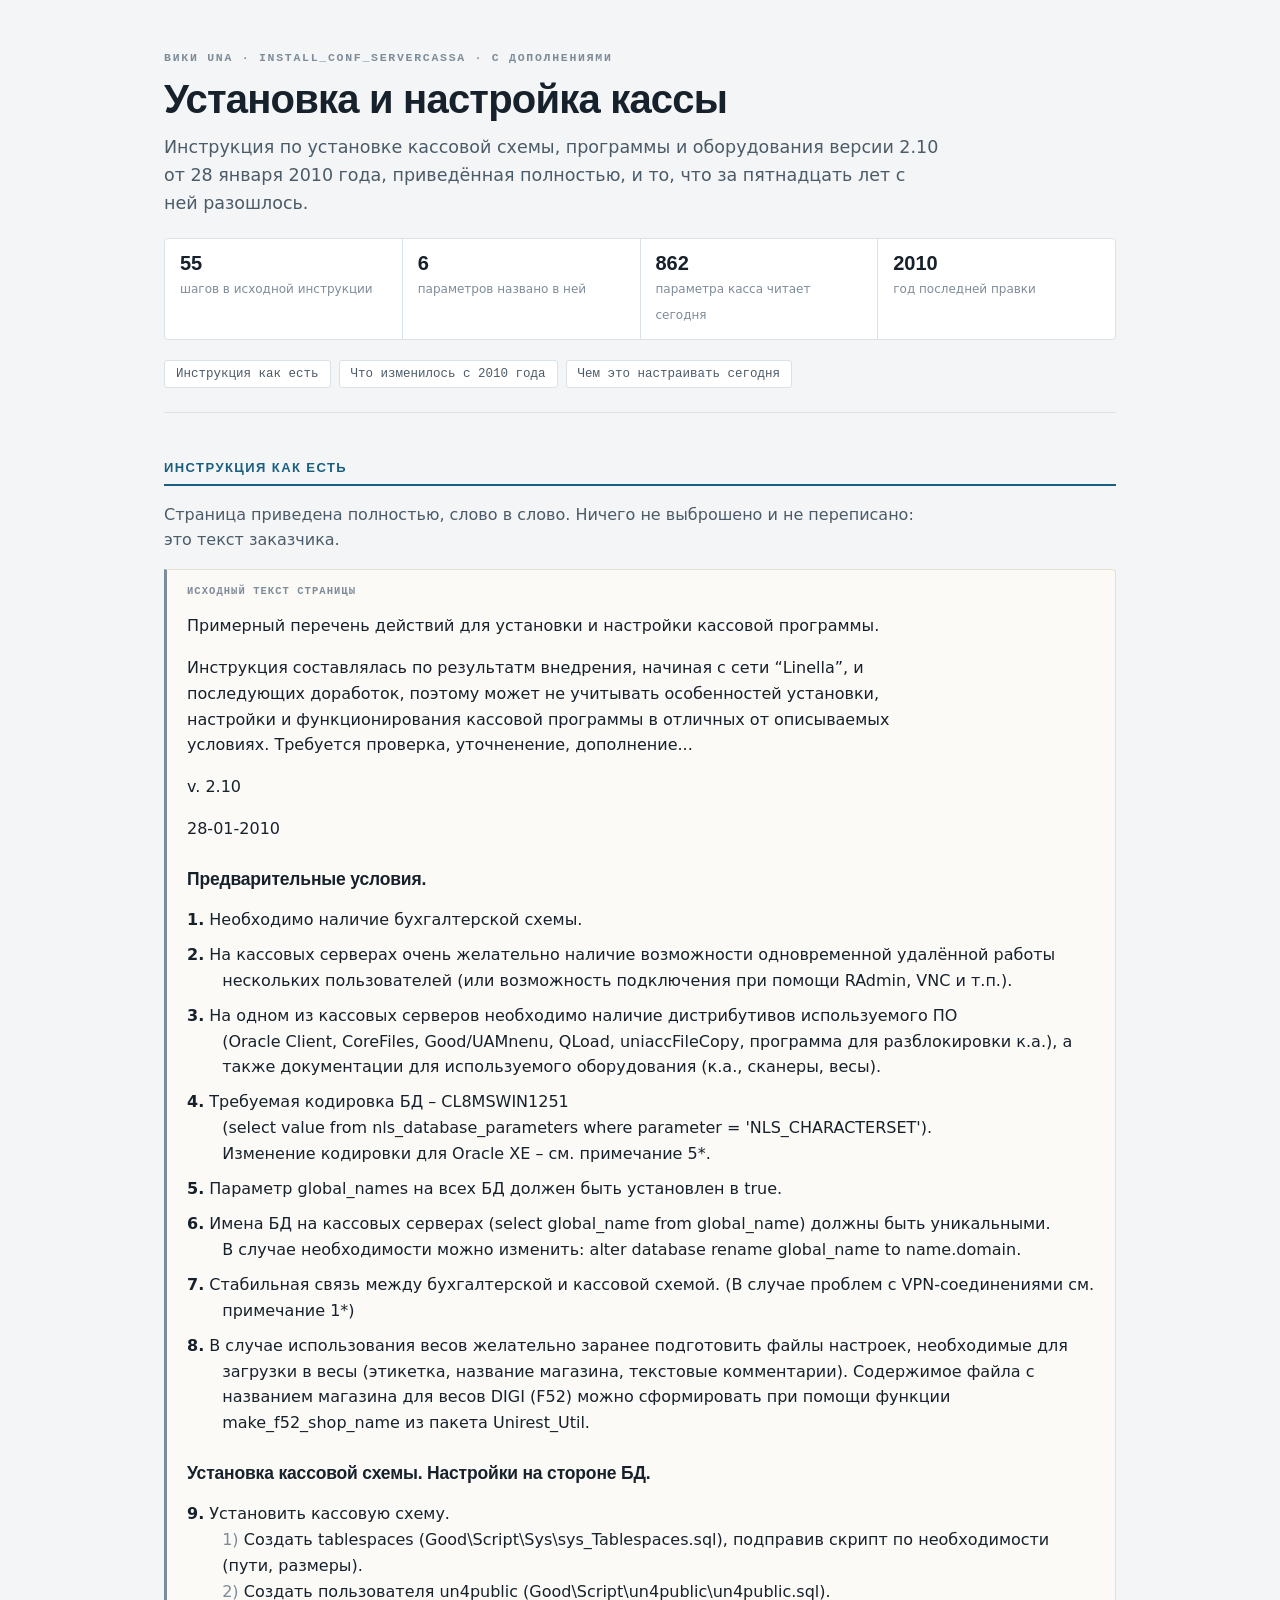
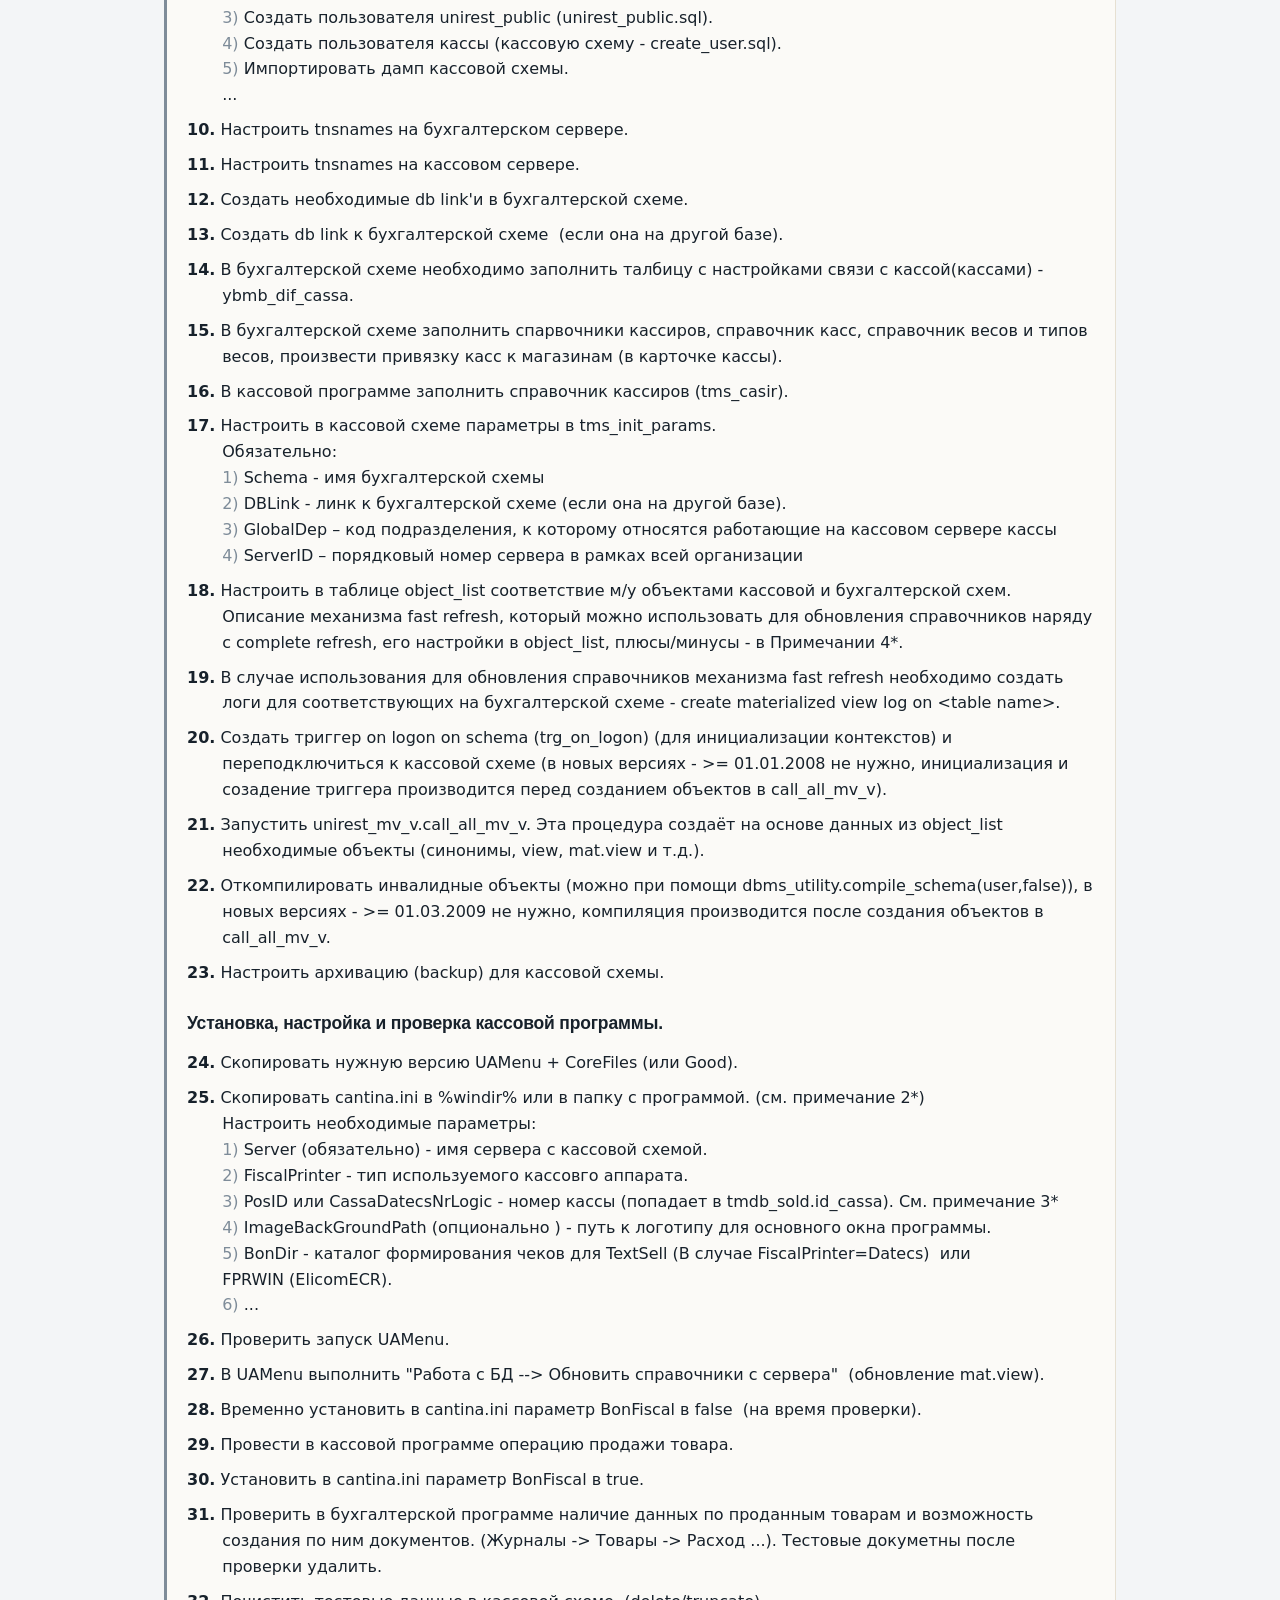
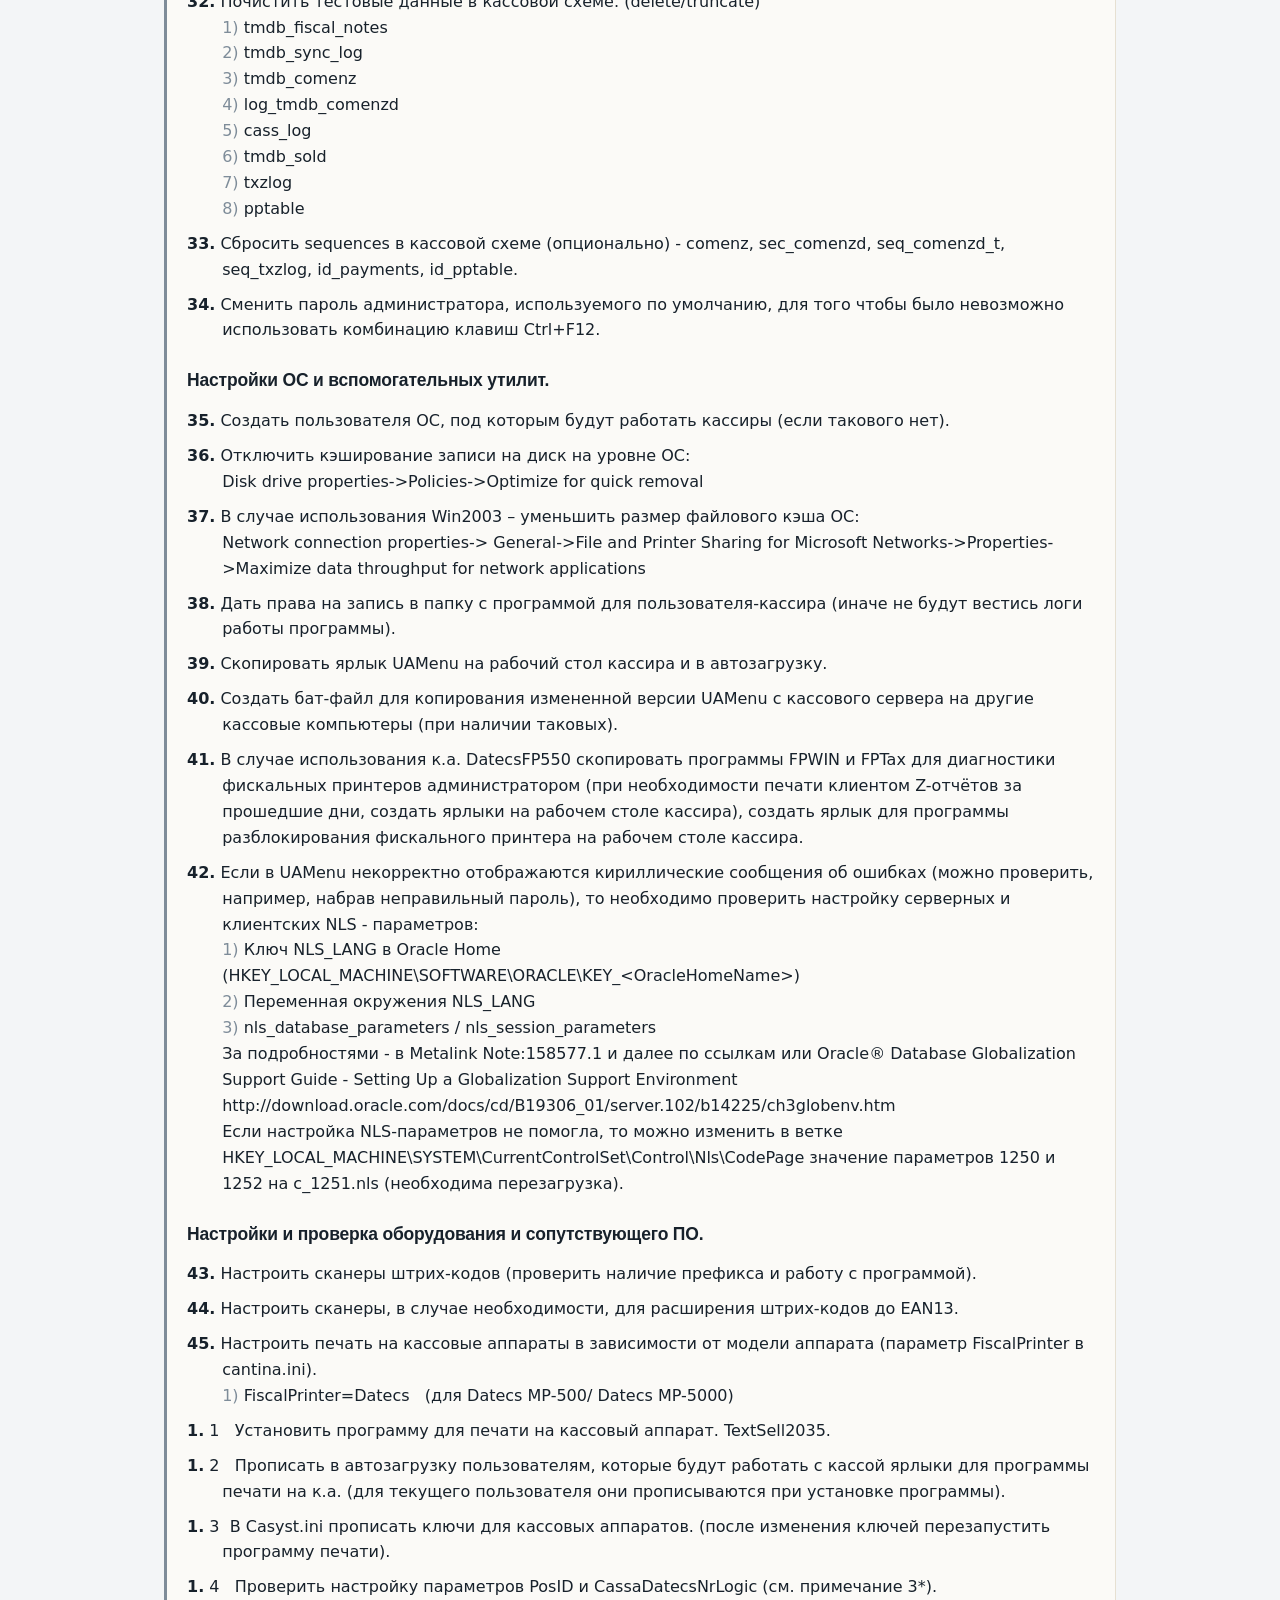
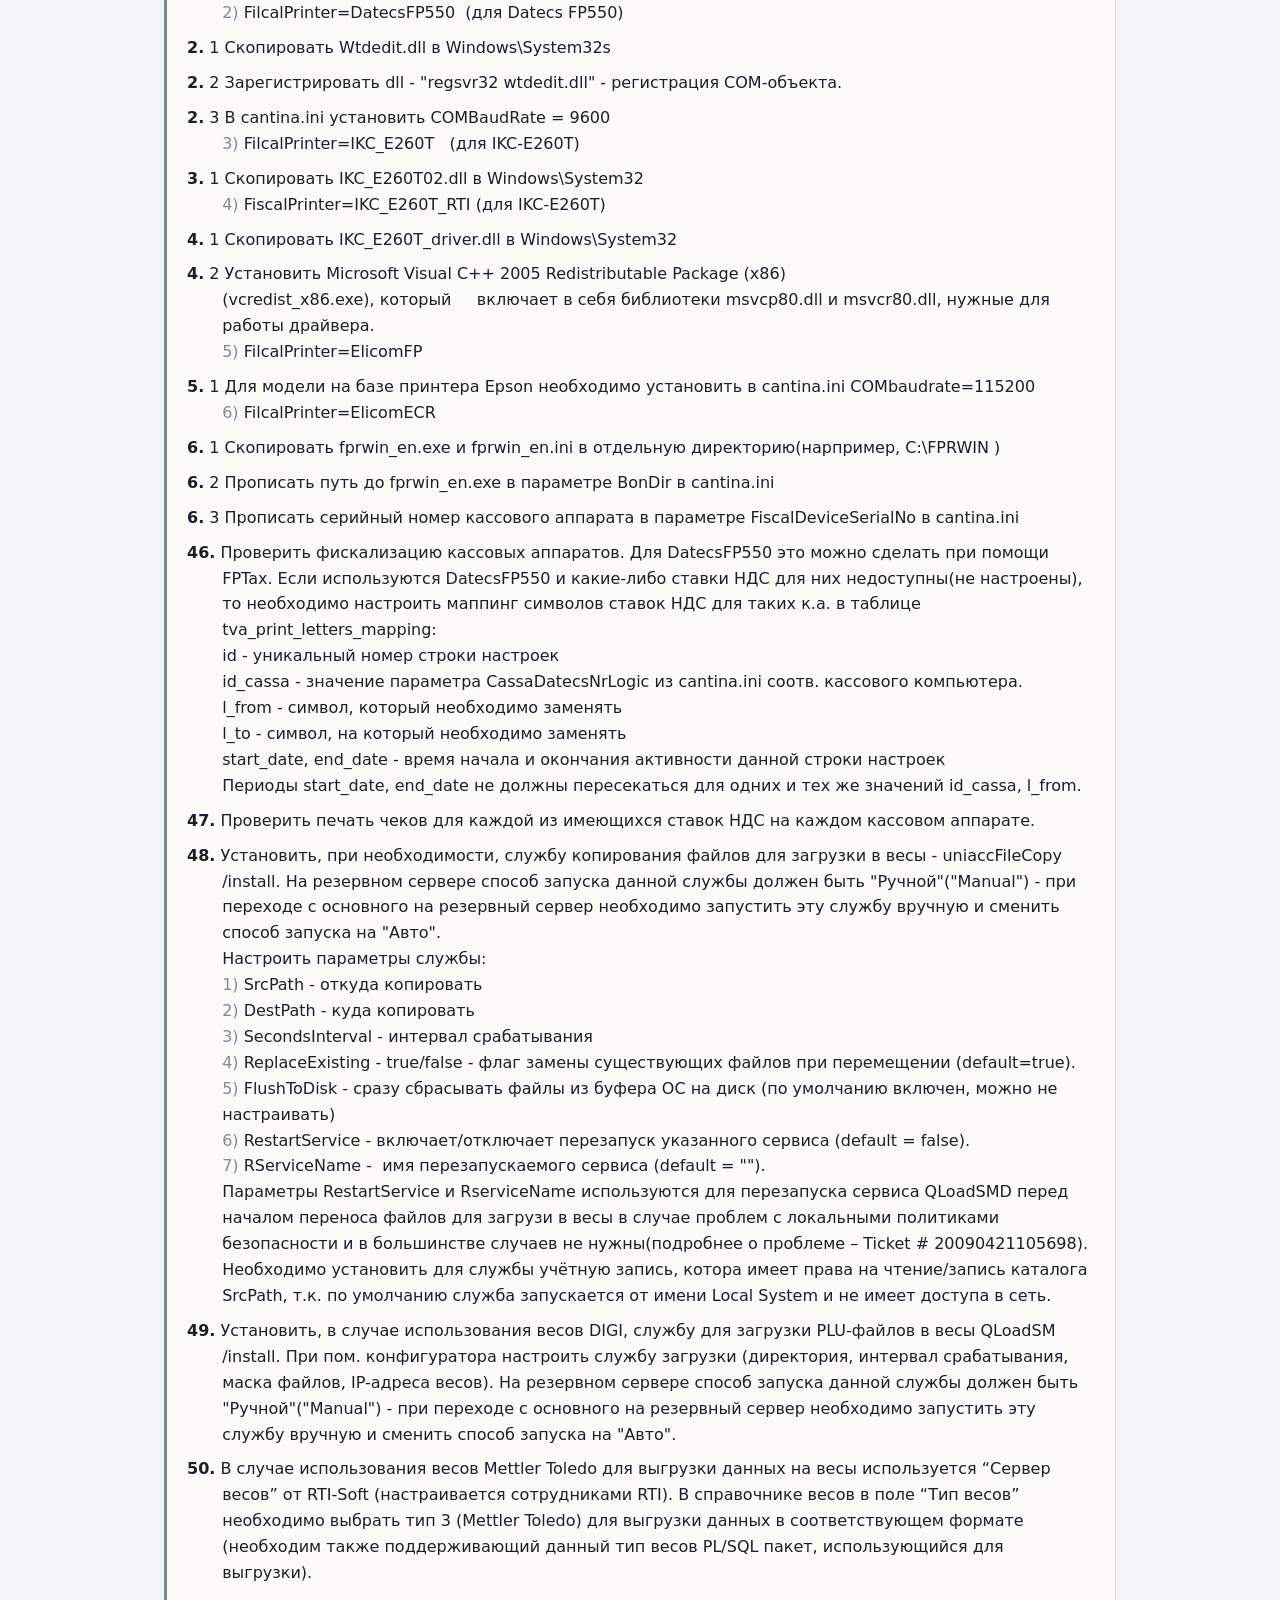
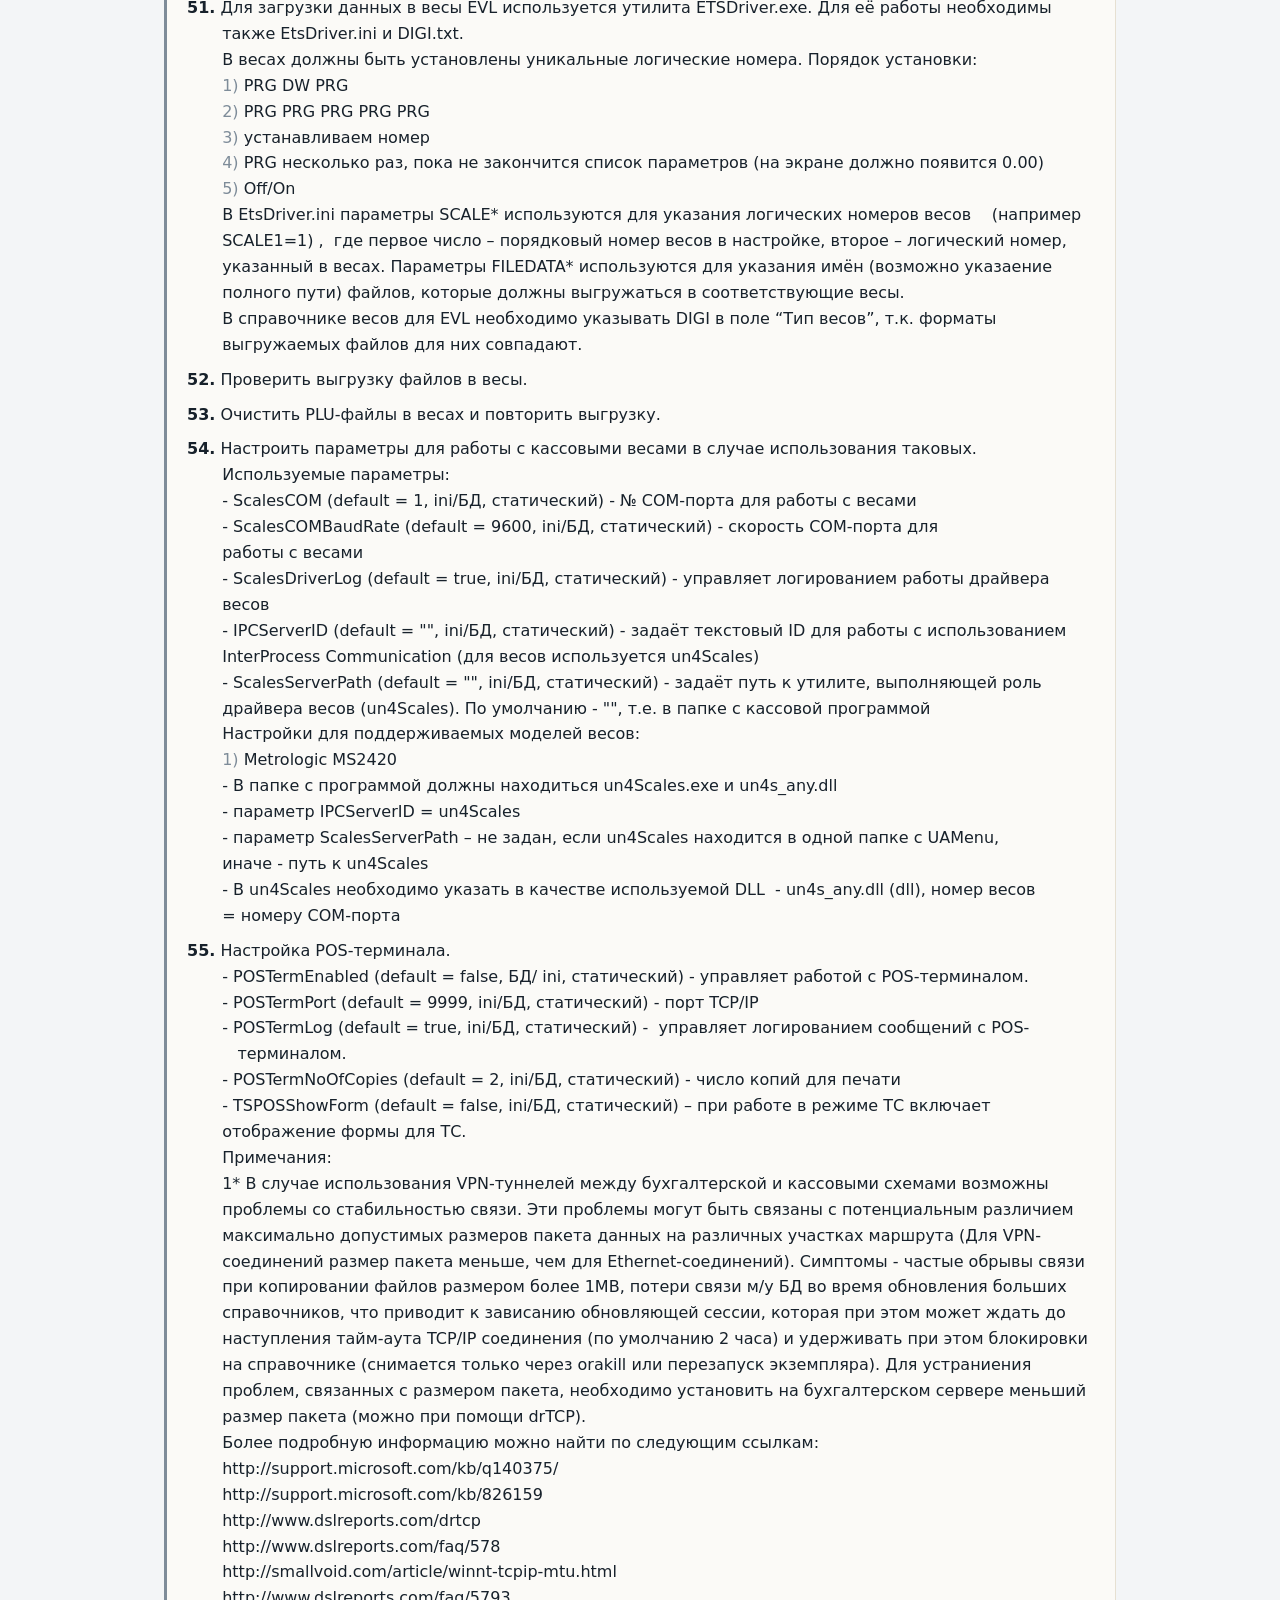
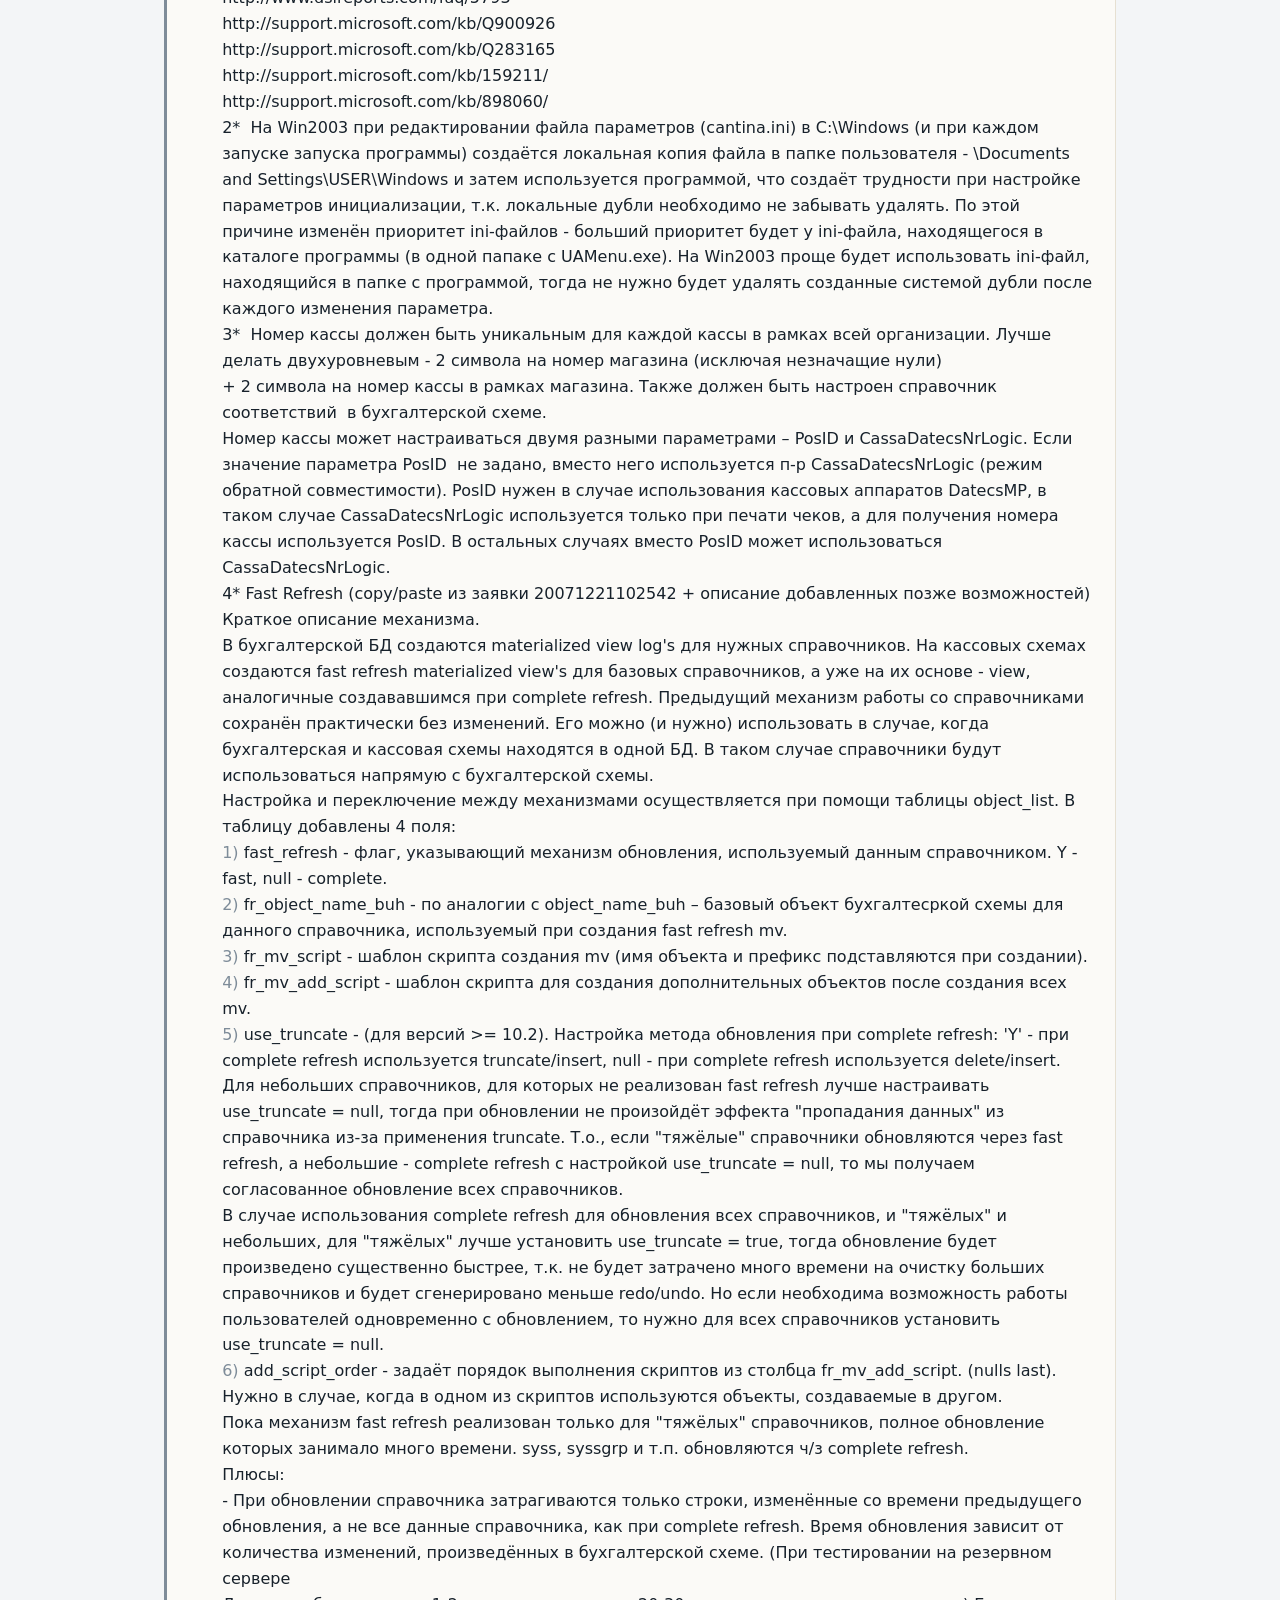
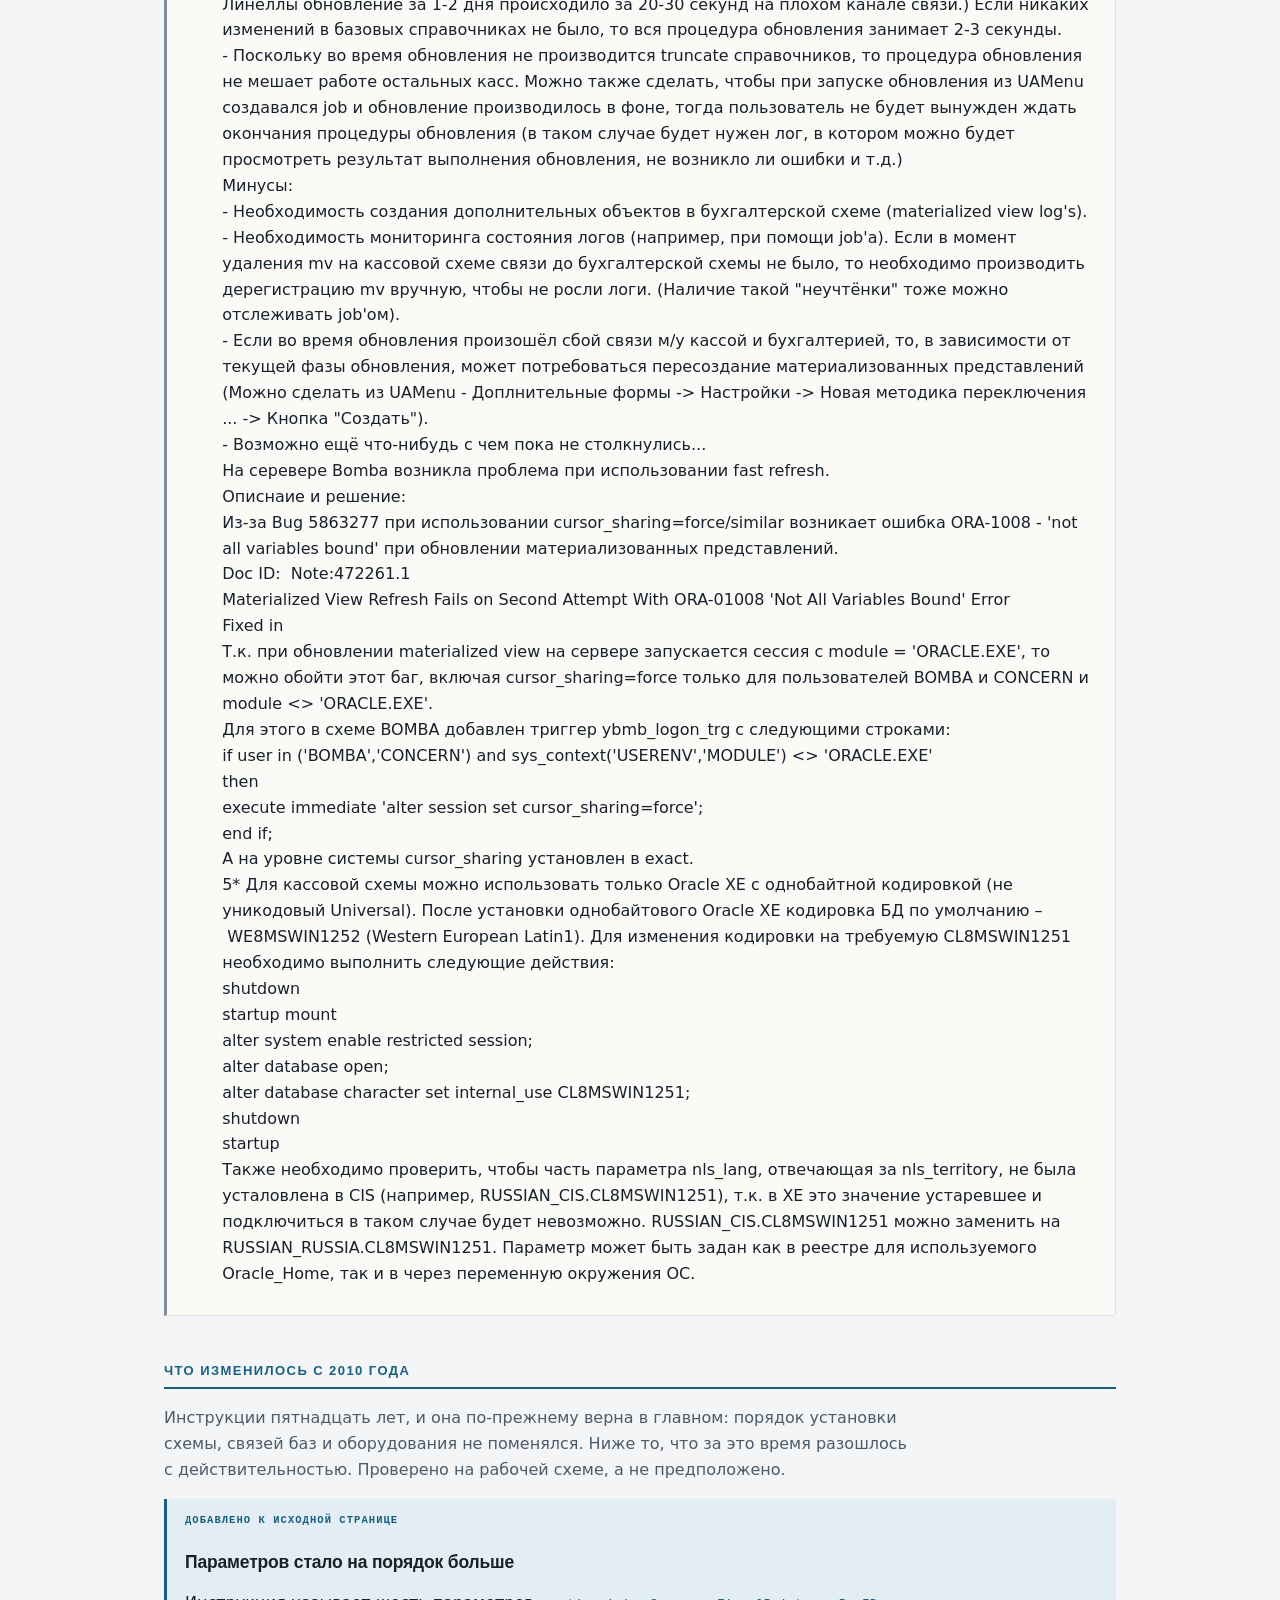
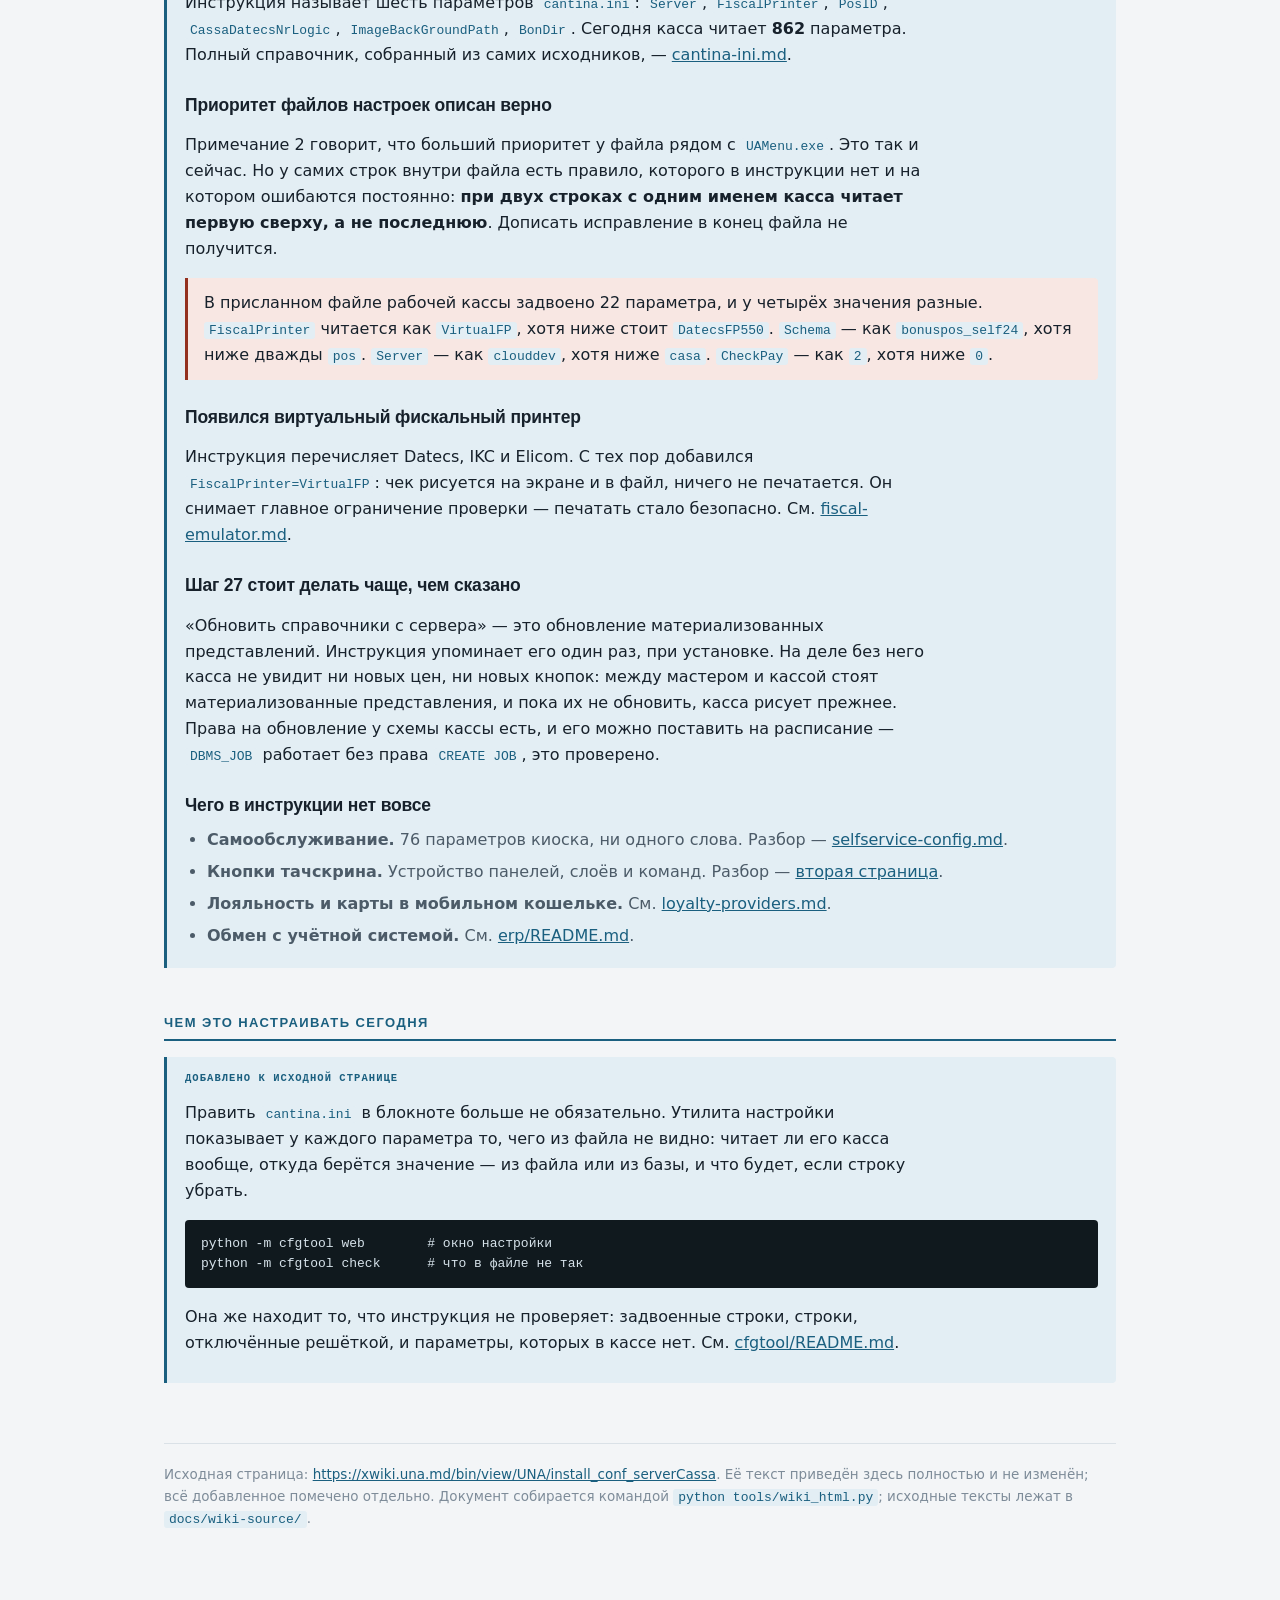
<file: docs/wiki-install-cassa.html>
<!doctype html>
<html lang="ru">
<head>
<meta charset="utf-8">
<meta name="viewport" content="width=device-width,initial-scale=1">
<title>Установка и настройка кассы</title>
<style>
:root{--paper:#f3f5f7;--card:#fff;--ink:#17212b;--ink2:#4c5b68;--mute:#7e8c99;
--rule:#dae1e7;--rule2:#eaeff3;--acc:#1a5f7f;--acc2:#e3eef4;--ok:#1b6b45;
--ok2:#e2f0e8;--bad:#93301f;--bad2:#f8e7e3;--warn:#8a5a12;--warn2:#f7efdc;
--orig:#fbfaf7;--origrule:#e6e0d2}
@media (prefers-color-scheme:dark){:root:not([data-theme=light]){
--paper:#0d1418;--card:#141d23;--ink:#e3ecf1;--ink2:#b0c0cb;--mute:#7e8c99;
--rule:#25333b;--rule2:#1c272d;--acc:#61c2d8;--acc2:#11303a;--ok:#63c795;
--ok2:#122d22;--bad:#e58a78;--bad2:#351c17;--warn:#dda75a;--warn2:#32250f;
--orig:#141a1d;--origrule:#2c3339}}
:root[data-theme=dark]{--paper:#0d1418;--card:#141d23;--ink:#e3ecf1;
--ink2:#b0c0cb;--mute:#7e8c99;--rule:#25333b;--rule2:#1c272d;--acc:#61c2d8;
--acc2:#11303a;--ok:#63c795;--ok2:#122d22;--bad:#e58a78;--bad2:#351c17;
--warn:#dda75a;--warn2:#32250f;--orig:#141a1d;--origrule:#2c3339}
*{box-sizing:border-box}
body{margin:0;background:var(--paper);color:var(--ink);
font:16px/1.62 "Segoe UI",system-ui,sans-serif;-webkit-font-smoothing:antialiased}
.wrap{max-width:1000px;margin:0 auto;padding:0 24px 90px}
header{padding:52px 0 24px;border-bottom:1px solid var(--rule)}
.eyebrow{font:600 11.5px/1 ui-monospace,Consolas,monospace;letter-spacing:.15em;
text-transform:uppercase;color:var(--mute);margin:0 0 14px}
h1{font:700 clamp(27px,4.4vw,40px)/1.08 "Segoe UI",sans-serif;
letter-spacing:-.02em;margin:0 0 12px;text-wrap:balance}
.lede{font-size:17.5px;color:var(--ink2);max-width:70ch;margin:0 0 20px}
.meta{display:flex;flex-wrap:wrap;gap:1px;background:var(--rule);
border:1px solid var(--rule);border-radius:4px;overflow:hidden;margin:0 0 20px}
.meta div{flex:1 1 160px;background:var(--card);padding:12px 15px}
.meta b{display:block;font:700 20px/1.2 "Segoe UI",sans-serif;
font-variant-numeric:tabular-nums}
.meta span{font-size:12px;color:var(--mute)}
nav.toc{display:flex;flex-wrap:wrap;gap:6px 8px;margin:20px 0 0}
nav.toc a{font:12.5px ui-monospace,Consolas,monospace;color:var(--ink2);
text-decoration:none;border:1px solid var(--rule);border-radius:3px;
padding:6px 11px;background:var(--card)}
nav.toc a:hover{border-color:var(--acc);color:var(--acc)}
section{margin:48px 0 0;scroll-margin-top:16px}
h2{font:600 13px/1 "Segoe UI",sans-serif;letter-spacing:.11em;
text-transform:uppercase;color:var(--acc);margin:0 0 16px;padding-bottom:10px;
border-bottom:2px solid var(--acc)}
h3{font:600 17.5px/1.3 "Segoe UI",sans-serif;margin:26px 0 10px;
letter-spacing:-.01em}
p{max-width:74ch;color:var(--ink2)}
p.tight{margin:6px 0}
code{font:13px ui-monospace,Consolas,monospace;background:var(--acc2);
color:var(--acc);padding:1px 5px;border-radius:3px}
pre{background:#10191e;color:#d6e2ea;font:12.5px/1.6 ui-monospace,Consolas,monospace;
padding:14px 16px;border-radius:4px;overflow-x:auto}
pre code{background:none;color:inherit;padding:0}
.orig{background:var(--orig);border:1px solid var(--origrule);
border-left:3px solid var(--mute);border-radius:0 4px 4px 0;
padding:4px 20px 12px;margin:14px 0}
.orig .src{font:600 10.5px/1 ui-monospace,Consolas,monospace;letter-spacing:.1em;
text-transform:uppercase;color:var(--mute);margin:12px 0 10px}
.orig p{color:var(--ink)}
.orig ol{padding-left:24px}
/* Нумерация исходной инструкции сохраняется своя: на неё же ссылаются
   внутри текста («см. примечание 3*»), поэтому автоматическую убираем. */
.orig ol.asis{list-style:none;padding-left:0}
.orig ol.asis > li{padding-left:2.2em;text-indent:-2.2em}
.orig li{margin-bottom:9px;color:var(--ink)}
.orig li ol{margin-top:7px}
.orig pre{background:#0e1519}
.add{border-left:3px solid var(--acc);background:var(--acc2);
border-radius:0 4px 4px 0;padding:4px 18px 12px;margin:16px 0}
.add .src{font:600 10.5px/1 ui-monospace,Consolas,monospace;letter-spacing:.1em;
text-transform:uppercase;color:var(--acc);margin:12px 0 8px}
.add p{color:var(--ink)}
.warnbox{border-left:3px solid var(--warn);background:var(--warn2);
border-radius:0 4px 4px 0;padding:12px 16px;margin:16px 0;color:var(--ink)}
.badbox{border-left:3px solid var(--bad);background:var(--bad2);
border-radius:0 4px 4px 0;padding:12px 16px;margin:16px 0;color:var(--ink)}
.wrapt{overflow-x:auto;margin:12px 0}
table{width:100%;border-collapse:collapse;font-size:14px;background:var(--card);
border:1px solid var(--rule);border-radius:4px}
th{text-align:left;font:600 11px/1 ui-monospace,Consolas,monospace;
letter-spacing:.07em;text-transform:uppercase;color:var(--mute);
padding:10px 12px;border-bottom:2px solid var(--rule);white-space:nowrap}
td{padding:8px 12px;border-bottom:1px solid var(--rule2);vertical-align:top;
font-variant-numeric:tabular-nums}
tr:last-child td{border-bottom:none}
td.n,th.n{text-align:right;white-space:nowrap}
td code{font-size:12.5px}
.pill{display:inline-block;font:600 10px/1 ui-monospace,Consolas,monospace;
letter-spacing:.07em;padding:3px 7px;border-radius:3px}
.p-ok{background:var(--ok2);color:var(--ok)}
.p-bad{background:var(--bad2);color:var(--bad)}
.p-warn{background:var(--warn2);color:var(--warn)}
ul.plain{margin:8px 0;padding-left:22px;color:var(--ink2)}
ul.plain li{margin-bottom:6px}
footer{margin-top:60px;padding-top:20px;border-top:1px solid var(--rule);
color:var(--mute);font-size:13.5px}
footer a{color:var(--acc)}
a{color:var(--acc)}
</style>
</head>
<body>
<div class="wrap">
<header>
<p class="eyebrow">Вики UNA · install_conf_serverCassa · с дополнениями</p>
<h1>Установка и настройка кассы</h1>
<p class="lede">Инструкция по установке кассовой схемы, программы и оборудования версии 2.10 от 28 января 2010 года, приведённая полностью, и то, что за пятнадцать лет с ней разошлось.</p>
<div class="meta">
<div><b>55</b><span>шагов в исходной инструкции</span></div>
<div><b>6</b><span>параметров названо в ней</span></div>
<div><b>862</b><span>параметра касса читает сегодня</span></div>
<div><b>2010</b><span>год последней правки</span></div>
</div>
<nav class="toc">
<a href="#ishodnik">Инструкция как есть</a>
<a href="#segodnya">Что изменилось с 2010 года</a>
<a href="#instrument">Чем это настраивать сегодня</a>
</nav>
</header>
<section id="ishodnik"><h2>Инструкция как есть</h2>
<p>Страница приведена полностью, слово в слово. Ничего не выброшено и не переписано: это текст заказчика.</p>
<div class="orig"><p class="src">Исходный текст страницы</p>
<p>Примерный перечень действий для установки и настройки кассовой программы.</p>
<p>Инструкция составлялась по результатм внедрения, начиная с сети “Linella”, и последующих доработок, поэтому может не учитывать особенностей установки, настройки и функционирования кассовой программы в отличных от описываемых условиях. Требуется проверка, уточненение, дополнение...</p>
<p>v. 2.10</p>
<p>28-01-2010</p>
<h3>Предварительные условия.</h3>
<ol class="asis">
<li><b>1.</b> Необходимо наличие бухгалтерской схемы.
<li><b>2.</b> На кассовых серверах очень желательно наличие возможности одновременной удалённой работы нескольких пользователей (или возможность подключения при помощи RAdmin, VNC и т.п.).
<li><b>3.</b> На одном из кассовых серверов необходимо наличие дистрибутивов используемого ПО
<br>(Oracle Client, CoreFiles, Good/UAMnenu, QLoad, uniaccFileCopy, программа для разблокировки к.а.), а также документации для используемого оборудования (к.а., сканеры, весы).
<li><b>4.</b> Требуемая кодировка БД – CL8MSWIN1251
<br>(select value from nls_database_parameters where parameter = 'NLS_CHARACTERSET').
<br>Изменение кодировки для Oracle XE – см. примечание 5*.
<li><b>5.</b> Параметр global_names на всех БД должен быть установлен в true.
<li><b>6.</b> Имена БД на кассовых серверах (select global_name from global_name) должны быть уникальными.
<br>В случае необходимости можно изменить: alter database rename global_name to name.domain.
<li><b>7.</b> Стабильная связь между бухгалтерской и кассовой схемой. (В случае проблем с VPN-соединениями см. примечание 1*)
<li><b>8.</b> В случае использования весов желательно заранее подготовить файлы настроек, необходимые для загрузки в весы (этикетка, название магазина, текстовые комментарии). Содержимое файла с названием магазина для весов DIGI (F52) можно сформировать при помощи функции make_f52_shop_name из пакета Unirest_Util.
</ol>
<h3>Установка кассовой схемы. Настройки на стороне БД.</h3>
<ol class="asis">
<li><b>9.</b> Установить кассовую схему.
<br><span style='color:var(--mute)'>1) </span>Создать tablespaces (Good\Script\Sys\sys_Tablespaces.sql), подправив скрипт по необходимости (пути, размеры).
<br><span style='color:var(--mute)'>2) </span>Создать пользователя un4public (Good\Script\un4public\un4public.sql).
<br><span style='color:var(--mute)'>3) </span>Создать пользователя unirest_public (unirest_public.sql).
<br><span style='color:var(--mute)'>4) </span>Создать пользователя кассы (кассовую схему - create_user.sql).
<br><span style='color:var(--mute)'>5) </span>Импортировать дамп кассовой схемы.
<br>...
<li><b>10.</b> Настроить tnsnames на бухгалтерском сервере.
<li><b>11.</b> Настроить tnsnames на кассовом сервере.
<li><b>12.</b> Создать необходимые db link'и в бухгалтерской схеме.
<li><b>13.</b> Создать db link к бухгалтерской схеме  (если она на другой базе).
<li><b>14.</b> В бухгалтерской схеме необходимо заполнить талбицу с настройками связи с кассой(кассами) - ybmb_dif_cassa.
<li><b>15.</b> В бухгалтерской схеме заполнить спарвочники кассиров, справочник касс, справочник весов и типов весов, произвести привязку касс к магазинам (в карточке кассы).
<li><b>16.</b> В кассовой программе заполнить справочник кассиров (tms_casir).
<li><b>17.</b> Настроить в кассовой схеме параметры в tms_init_params.
<br>Обязательно:
<br><span style='color:var(--mute)'>1) </span>Schema - имя бухгалтерской схемы
<br><span style='color:var(--mute)'>2) </span>DBLink - линк к бухгалтерской схеме (если она на другой базе).
<br><span style='color:var(--mute)'>3) </span>GlobalDep – код подразделения, к которому относятся работающие на кассовом сервере кассы
<br><span style='color:var(--mute)'>4) </span>ServerID – порядковый номер сервера в рамках всей организации
<li><b>18.</b> Настроить в таблице object_list соответствие м/у объектами кассовой и бухгалтерской схем. Описание механизма fast refresh, который можно использовать для обновления справочников наряду с complete refresh, его настройки в object_list, плюсы/минусы - в Примечании 4*.
<li><b>19.</b> В случае использования для обновления справочников механизма fast refresh необходимо создать логи для соответствующих на бухгалтерской схеме - create materialized view log on &lt;table name&gt;.
<li><b>20.</b> Создать триггер on logon on schema (trg_on_logon) (для инициализации контекстов) и переподключиться к кассовой схеме (в новых версиях - &gt;= 01.01.2008 не нужно, инициализация и созадение триггера производится перед созданием объектов в call_all_mv_v).
<li><b>21.</b> Запустить unirest_mv_v.call_all_mv_v. Эта процедура создаёт на основе данных из object_list необходимые объекты (синонимы, view, mat.view и т.д.).
<li><b>22.</b> Откомпилировать инвалидные объекты (можно при помощи dbms_utility.compile_schema(user,false)), в новых версиях - &gt;= 01.03.2009 не нужно, компиляция производится после создания объектов в call_all_mv_v.
<li><b>23.</b> Настроить архивацию (backup) для кассовой схемы.
</ol>
<h3>Установка, настройка и проверка кассовой программы.</h3>
<ol class="asis">
<li><b>24.</b> Скопировать нужную версию UAMenu + CoreFiles (или Good).
<li><b>25.</b> Скопировать cantina.ini в %windir% или в папку с программой. (см. примечание 2*)
<br>Настроить необходимые параметры:
<br><span style='color:var(--mute)'>1) </span>Server (обязательно) - имя сервера с кассовой схемой.
<br><span style='color:var(--mute)'>2) </span>FiscalPrinter - тип используемого кассовго аппарата.
<br><span style='color:var(--mute)'>3) </span>PosID или CassaDatecsNrLogic - номер кассы (попадает в tmdb_sold.id_cassa). См. примечание 3*
<br><span style='color:var(--mute)'>4) </span>ImageBackGroundPath (опционально ) - путь к логотипу для основного окна программы.
<br><span style='color:var(--mute)'>5) </span>BonDir - каталог формирования чеков для TextSell (В случае FiscalPrinter=Datecs)  или FPRWIN (ElicomECR).
<br><span style='color:var(--mute)'>6) </span>...
<li><b>26.</b> Проверить запуск UAMenu.
<li><b>27.</b> В UAMenu выполнить "Работа с БД --&gt; Обновить справочники с сервера"  (обновление mat.view).
<li><b>28.</b> Временно установить в cantina.ini параметр BonFiscal в false  (на время проверки).
<li><b>29.</b> Провести в кассовой программе операцию продажи товара.
<li><b>30.</b> Установить в cantina.ini параметр BonFiscal в true.
<li><b>31.</b> Проверить в бухгалтерской программе наличие данных по проданным товарам и возможность создания по ним документов. (Журналы -&gt; Товары -&gt; Расход ...). Тестовые докуметны после проверки удалить.
<li><b>32.</b> Почистить тестовые данные в кассовой схеме. (delete/truncate)
<br><span style='color:var(--mute)'>1) </span>tmdb_fiscal_notes
<br><span style='color:var(--mute)'>2) </span>tmdb_sync_log
<br><span style='color:var(--mute)'>3) </span>tmdb_comenz
<br><span style='color:var(--mute)'>4) </span>log_tmdb_comenzd
<br><span style='color:var(--mute)'>5) </span>cass_log
<br><span style='color:var(--mute)'>6) </span>tmdb_sold
<br><span style='color:var(--mute)'>7) </span>txzlog
<br><span style='color:var(--mute)'>8) </span>pptable
<li><b>33.</b> Сбросить sequences в кассовой схеме (опционально) - comenz, sec_comenzd, seq_comenzd_t, seq_txzlog, id_payments, id_pptable.
<li><b>34.</b> Сменить пароль администратора, используемого по умолчанию, для того чтобы было невозможно использовать комбинацию клавиш Ctrl+F12.
</ol>
<h3>Настройки ОС и вспомогательных утилит.</h3>
<ol class="asis">
<li><b>35.</b> Создать пользователя ОС, под которым будут работать кассиры (если такового нет).
<li><b>36.</b> Отключить кэширование записи на диск на уровне ОС:
<br>Disk drive properties-&gt;Policies-&gt;Optimize for quick removal
<li><b>37.</b> В случае использования Win2003 – уменьшить размер файлового кэша ОС:
<br>Network connection properties-&gt; General-&gt;File and Printer Sharing for Microsoft Networks-&gt;Properties-&gt;Maximize data throughput for network applications
<li><b>38.</b> Дать права на запись в папку с программой для пользователя-кассира (иначе не будут вестись логи работы программы).
<li><b>39.</b> Скопировать ярлык UAMenu на рабочий стол кассира и в автозагрузку.
<li><b>40.</b> Создать бат-файл для копирования измененной версии UAMenu с кассового сервера на другие кассовые компьютеры (при наличии таковых).
<li><b>41.</b> В случае использования к.а. DatecsFP550 скопировать программы FPWIN и FPTax для диагностики фискальных принтеров администратором (при необходимости печати клиентом Z-отчётов за прошедшие дни, создать ярлыки на рабочем столе кассира), создать ярлык для программы разблокирования фискального принтера на рабочем столе кассира.
<li><b>42.</b> Если в UAMenu некорректно отображаются кириллические сообщения об ошибках (можно проверить, например, набрав неправильный пароль), то необходимо проверить настройку серверных и клиентских NLS - параметров:
<br><span style='color:var(--mute)'>1) </span>Ключ NLS_LANG в Oracle Home
<br>(HKEY_LOCAL_MACHINE\SOFTWARE\ORACLE\KEY_&lt;OracleHomeName&gt;)
<br><span style='color:var(--mute)'>2) </span>Переменная окружения NLS_LANG
<br><span style='color:var(--mute)'>3) </span>nls_database_parameters / nls_session_parameters
<br>За подробностями - в Metalink Note:158577.1 и далее по ссылкам или Oracle® Database Globalization Support Guide - Setting Up a Globalization Support Environment
<br>http://download.oracle.com/docs/cd/B19306_01/server.102/b14225/ch3globenv.htm
<br>Если настройка NLS-параметров не помогла, то можно изменить в ветке HKEY_LOCAL_MACHINE\SYSTEM\CurrentControlSet\Control\Nls\CodePage значение параметров 1250 и 1252 на c_1251.nls (необходима перезагрузка).
</ol>
<h3>Настройки и проверка оборудования и сопутствующего ПО.</h3>
<ol class="asis">
<li><b>43.</b> Настроить сканеры штрих-кодов (проверить наличие префикса и работу с программой).
<li><b>44.</b> Настроить сканеры, в случае необходимости, для расширения штрих-кодов до EAN13.
<li><b>45.</b> Настроить печать на кассовые аппараты в зависимости от модели аппарата (параметр FiscalPrinter в cantina.ini).
<br><span style='color:var(--mute)'>1) </span>FiscalPrinter=Datecs   (для Datecs MP-500/ Datecs MP-5000)
<li><b>1.</b> 1   Установить программу для печати на кассовый аппарат. TextSell2035.
<li><b>1.</b> 2   Прописать в автозагрузку пользователям, которые будут работать с кассой ярлыки для программы печати на к.а. (для текущего пользователя они прописываются при установке программы).
<li><b>1.</b> 3  В Casyst.ini прописать ключи для кассовых аппаратов. (после изменения ключей перезапустить программу печати).
<li><b>1.</b> 4   Проверить настройку параметров PosID и CassaDatecsNrLogic (см. примечание 3*).
<br><span style='color:var(--mute)'>2) </span>FilcalPrinter=DatecsFP550  (для Datecs FP550)
<li><b>2.</b> 1 Скопировать Wtdedit.dll в Windows\System32s
<li><b>2.</b> 2 Зарегистрировать dll - "regsvr32 wtdedit.dll" - регистрация COM-объекта.
<li><b>2.</b> 3 В cantina.ini установить COMBaudRate = 9600
<br><span style='color:var(--mute)'>3) </span>FilcalPrinter=IKC_E260T   (для IKC-E260T)
<li><b>3.</b> 1 Скопировать IKC_E260T02.dll в Windows\System32
<br><span style='color:var(--mute)'>4) </span>FiscalPrinter=IKC_E260T_RTI (для IKC-E260T)
<li><b>4.</b> 1 Скопировать IKC_E260T_driver.dll в Windows\System32
<li><b>4.</b> 2 Установить Microsoft Visual C++ 2005 Redistributable Package (x86) (vcredist_x86.exe), который     включает в себя библиотеки msvcp80.dll и msvcr80.dll, нужные для работы драйвера.
<br><span style='color:var(--mute)'>5) </span>FilcalPrinter=ElicomFP
<li><b>5.</b> 1 Для модели на базе принтера Epson необходимо установить в cantina.ini COMbaudrate=115200
<br><span style='color:var(--mute)'>6) </span>FilcalPrinter=ElicomECR
<li><b>6.</b> 1 Скопировать fprwin_en.exe и fprwin_en.ini в отдельную директорию(нарпример, C:\FPRWIN )
<li><b>6.</b> 2 Прописать путь до fprwin_en.exe в параметре BonDir в cantina.ini
<li><b>6.</b> 3 Прописать серийный номер кассового аппарата в параметре FiscalDeviceSerialNo в cantina.ini
<li><b>46.</b> Проверить фискализацию кассовых аппаратов. Для DatecsFP550 это можно сделать при помощи FPTax. Если используются DatecsFP550 и какие-либо ставки НДС для них недоступны(не настроены), то необходимо настроить маппинг символов ставок НДС для таких к.а. в таблице tva_print_letters_mapping:
<br>id - уникальный номер строки настроек
<br>id_cassa - значение параметра CassaDatecsNrLogic из cantina.ini соотв. кассового компьютера.
<br>l_from - символ, который необходимо заменять
<br>l_to - символ, на который необходимо заменять
<br>start_date, end_date - время начала и окончания активности данной строки настроек
<br>Периоды start_date, end_date не должны пересекаться для одних и тех же значений id_cassa, l_from.
<li><b>47.</b> Проверить печать чеков для каждой из имеющихся ставок НДС на каждом кассовом аппарате.
<li><b>48.</b> Установить, при необходимости, службу копирования файлов для загрузки в весы - uniaccFileCopy /install. На резервном сервере способ запуска данной службы должен быть "Ручной"("Manual") - при переходе с основного на резервный сервер необходимо запустить эту службу вручную и сменить способ запуска на "Авто".
<br>Настроить параметры службы:
<br><span style='color:var(--mute)'>1) </span>SrcPath - откуда копировать
<br><span style='color:var(--mute)'>2) </span>DestPath - куда копировать
<br><span style='color:var(--mute)'>3) </span>SecondsInterval - интервал срабатывания
<br><span style='color:var(--mute)'>4) </span>ReplaceExisting - true/false - флаг замены существующих файлов при перемещении (default=true).
<br><span style='color:var(--mute)'>5) </span>FlushToDisk - сразу сбрасывать файлы из буфера ОС на диск (по умолчанию включен, можно не настраивать)
<br><span style='color:var(--mute)'>6) </span>RestartService - включает/отключает перезапуск указанного сервиса (default = false).
<br><span style='color:var(--mute)'>7) </span>RServiceName -  имя перезапускаемого сервиса (default = "").
<br>Параметры RestartService и RserviceName используются для перезапуска сервиса QLoadSMD перед началом переноса файлов для загрузи в весы в случае проблем с локальными политиками безопасности и в большинстве случаев не нужны(подробнее о проблеме – Ticket # 20090421105698).
<br>Необходимо установить для службы учётную запись, котора имеет права на чтение/запись каталога SrcPath, т.к. по умолчанию служба запускается от имени Local System и не имеет доступа в сеть.
<li><b>49.</b> Установить, в случае использования весов DIGI, службу для загрузки PLU-файлов в весы QLoadSM /install. При пом. конфигуратора настроить службу загрузки (директория, интервал срабатывания, маска файлов, IP-адреса весов). На резервном сервере способ запуска данной службы должен быть "Ручной"("Manual") - при переходе с основного на резервный сервер необходимо запустить эту службу вручную и сменить способ запуска на "Авто".
<li><b>50.</b> В случае использования весов Mettler Toledo для выгрузки данных на весы используется “Сервер весов” от RTI-Soft (настраивается сотрудниками RTI). В справочнике весов в поле “Тип весов” необходимо выбрать тип 3 (Mettler Toledo) для выгрузки данных в соответствующем формате (необходим также поддерживающий данный тип весов PL/SQL пакет, использующийся для выгрузки).
<li><b>51.</b> Для загрузки данных в весы EVL используется утилита ETSDriver.exe. Для её работы необходимы также EtsDriver.ini и DIGI.txt.
<br>В весах должны быть установлены уникальные логические номера. Порядок установки:
<br><span style='color:var(--mute)'>1) </span>PRG DW PRG
<br><span style='color:var(--mute)'>2) </span>PRG PRG PRG PRG PRG
<br><span style='color:var(--mute)'>3) </span>устанавливаем номер
<br><span style='color:var(--mute)'>4) </span>PRG несколько раз, пока не закончится список параметров (на экране должно появится 0.00)
<br><span style='color:var(--mute)'>5) </span>Off/On
<br>В EtsDriver.ini параметры SCALE* используются для указания логических номеров весов    (например SCALE1=1) ,  где первое число – порядковый номер весов в настройке, второе – логический номер, указанный в весах. Параметры FILEDATA* используются для указания имён (возможно указаение полного пути) файлов, которые должны выгружаться в соответствующие весы.
<br>В справочнике весов для EVL необходимо указывать DIGI в поле “Тип весов”, т.к. форматы выгружаемых файлов для них совпадают.
<li><b>52.</b> Проверить выгрузку файлов в весы.
<li><b>53.</b> Очистить PLU-файлы в весах и повторить выгрузку.
<li><b>54.</b> Настроить параметры для работы с кассовыми весами в случае использования таковых.
<br>Используемые параметры:
<br>- ScalesCOM (default = 1, ini/БД, статический) - № COM-порта для работы с весами
<br>- ScalesCOMBaudRate (default = 9600, ini/БД, статический) - скорость COM-порта для
<br>работы с весами
<br>- ScalesDriverLog (default = true, ini/БД, статический) - управляет логированием работы драйвера
<br>весов
<br>- IPCServerID (default = "", ini/БД, статический) - задаёт текстовый ID для работы с использованием
<br>InterProcess Communication (для весов используется un4Scales)
<br>- ScalesServerPath (default = "", ini/БД, статический) - задаёт путь к утилите, выполняющей роль
<br>драйвера весов (un4Scales). По умолчанию - "", т.е. в папке с кассовой программой
<br>Настройки для поддерживаемых моделей весов:
<br><span style='color:var(--mute)'>1) </span>Metrologic MS2420
<br>- В папке с программой должны находиться un4Scales.exe и un4s_any.dll
<br>- параметр IPCServerID = un4Scales
<br>- параметр ScalesServerPath – не задан, если un4Scales находится в одной папке с UAMenu,
<br>иначе - путь к un4Scales
<br>- В un4Scales необходимо указать в качестве используемой DLL  - un4s_any.dll (dll), номер весов
<br>= номеру COM-порта
<li><b>55.</b> Настройка POS-терминала.
<br>- POSTermEnabled (default = false, БД/ ini, статический) - управляет работой с POS-терминалом.
<br>- POSTermPort (default = 9999, ini/БД, статический) - порт TCP/IP
<br>- POSTermLog (default = true, ini/БД, статический) -  управляет логированием сообщений с POS-    терминалом.
<br>- POSTermNoOfCopies (default = 2, ini/БД, статический) - число копий для печати
<br>- TSPOSShowForm (default = false, ini/БД, статический) – при работе в режиме ТС включает отображение формы для ТС.
<br>Примечания:
<br>1* В случае использования VPN-туннелей между бухгалтерской и кассовыми схемами возможны проблемы со стабильностью связи. Эти проблемы могут быть связаны с потенциальным различием максимально допустимых размеров пакета данных на различных участках маршрута (Для VPN-соединений размер пакета меньше, чем для Ethernet-соединений). Симптомы - частые обрывы связи при копировании файлов размером более 1MB, потери связи м/у БД во время обновления больших справочников, что приводит к зависанию обновляющей сессии, которая при этом может ждать до наступления тайм-аута TCP/IP соединения (по умолчанию 2 часа) и удерживать при этом блокировки на справочнике (снимается только через orakill или перезапуск экземпляра). Для устраниения проблем, связанных с размером пакета, необходимо установить на бухгалтерском сервере меньший размер пакета (можно при помощи drTCP).
<br>Более подробную информацию можно найти по следующим ссылкам:
<br>http://support.microsoft.com/kb/q140375/
<br>http://support.microsoft.com/kb/826159
<br>http://www.dslreports.com/drtcp
<br>http://www.dslreports.com/faq/578
<br>http://smallvoid.com/article/winnt-tcpip-mtu.html
<br>http://www.dslreports.com/faq/5793
<br>http://support.microsoft.com/kb/Q900926
<br>http://support.microsoft.com/kb/Q283165
<br>http://support.microsoft.com/kb/159211/
<br>http://support.microsoft.com/kb/898060/
<br>2*  На Win2003 при редактировании файла параметров (cantina.ini) в C:\Windows (и при каждом запуске запуска программы) создаётся локальная копия файла в папке пользователя - \Documents and Settings\USER\Windows и затем используется программой, что создаёт трудности при настройке параметров инициализации, т.к. локальные дубли необходимо не забывать удалять. По этой причине изменён приоритет ini-файлов - больший приоритет будет у ini-файла, находящегося в каталоге программы (в одной папаке с UAMenu.exe). На Win2003 проще будет использовать ini-файл, находящийся в папке с программой, тогда не нужно будет удалять созданные системой дубли после каждого изменения параметра.
<br>3*  Номер кассы должен быть уникальным для каждой кассы в рамках всей организации. Лучше делать двухуровневым - 2 символа на номер магазина (исключая незначащие нули)
<br>+ 2 символа на номер кассы в рамках магазина. Также должен быть настроен справочник соответствий  в бухгалтерской схеме.
<br>Номер кассы может настраиваться двумя разными параметрами – PosID и CassaDatecsNrLogic. Если значение параметра PosID  не задано, вместо него используется п-р CassaDatecsNrLogic (режим обратной совместимости). PosID нужен в случае использования кассовых аппаратов DatecsMP, в таком случае CassaDatecsNrLogic используется только при печати чеков, а для получения номера кассы используется PosID. В остальных случаях вместо PosID может использоваться CassaDatecsNrLogic.
<br>4* Fast Refresh (copy/paste из заявки 20071221102542 + описание добавленных позже возможностей)
<br>Краткое описание механизма.
<br>В бухгалтерской БД создаются materialized view log's для нужных справочников. На кассовых схемах создаются fast refresh materialized view's для базовых справочников, а уже на их основе - view, аналогичные создававшимся при complete refresh. Предыдущий механизм работы со справочниками сохранён практически без изменений. Его можно (и нужно) использовать в случае, когда бухгалтерская и кассовая схемы находятся в одной БД. В таком случае справочники будут использоваться напрямую с бухгалтерской схемы.
<br>Настройка и переключение между механизмами осуществляется при помощи таблицы object_list. В таблицу добавлены 4 поля:
<br><span style='color:var(--mute)'>1) </span>fast_refresh - флаг, указывающий механизм обновления, используемый данным справочником. Y - fast, null - complete.
<br><span style='color:var(--mute)'>2) </span>fr_object_name_buh - по аналогии с object_name_buh – базовый объект бухгалтесркой схемы для данного справочника, используемый при создания fast refresh mv.
<br><span style='color:var(--mute)'>3) </span>fr_mv_script - шаблон скрипта создания mv (имя объекта и префикс подставляются при создании).
<br><span style='color:var(--mute)'>4) </span>fr_mv_add_script - шаблон скрипта для создания дополнительных объектов после создания всех mv.
<br><span style='color:var(--mute)'>5) </span>use_truncate - (для версий &gt;= 10.2). Настройка метода обновления при complete refresh: 'Y' - при complete refresh используется truncate/insert, null - при complete refresh используется delete/insert.
<br>Для небольших справочников, для которых не реализован fast refresh лучше настраивать use_truncate = null, тогда при обновлении не произойдёт эффекта "пропадания данных" из справочника из-за применения truncate. Т.о., если "тяжёлые" справочники обновляются через fast refresh, а небольшие - complete refresh с настройкой use_truncate = null, то мы получаем согласованное обновление всех справочников.
<br>В случае использования complete refresh для обновления всех справочников, и "тяжёлых" и небольших, для "тяжёлых" лучше установить use_truncate = true, тогда обновление будет произведено существенно быстрее, т.к. не будет затрачено много времени на очистку больших справочников и будет сгенерировано меньше redo/undo. Но если необходима возможность работы пользователей одновременно с обновлением, то нужно для всех справочников установить use_truncate = null.
<br><span style='color:var(--mute)'>6) </span>add_script_order - задаёт порядок выполнения скриптов из столбца fr_mv_add_script. (nulls last). Нужно в случае, когда в одном из скриптов используются объекты, создаваемые в другом.
<br>Пока механизм fast refresh реализован только для "тяжёлых" справочников, полное обновление которых занимало много времени. syss, syssgrp и т.п. обновляются ч/з complete refresh.
<br>Плюсы:
<br>- При обновлении справочника затрагиваются только строки, изменённые со времени предыдущего обновления, а не все данные справочника, как при complete refresh. Время обновления зависит от количества изменений, произведённых в бухгалтерской схеме. (При тестировании на резервном сервере
<br>Линеллы обновление за 1-2 дня происходило за 20-30 секунд на плохом канале связи.) Если никаких изменений в базовых справочниках не было, то вся процедура обновления занимает 2-3 секунды.
<br>- Поскольку во время обновления не производится truncate справочников, то процедура обновления не мешает работе остальных касс. Можно также сделать, чтобы при запуске обновления из UAMenu создавался job и обновление производилось в фоне, тогда пользователь не будет вынужден ждать окончания процедуры обновления (в таком случае будет нужен лог, в котором можно будет просмотреть результат выполнения обновления, не возникло ли ошибки и т.д.)
<br>Минусы:
<br>- Необходимость создания дополнительных объектов в бухгалтерской схеме (materialized view log's).
<br>- Необходимость мониторинга состояния логов (например, при помощи job'a). Если в момент удаления mv на кассовой схеме связи до бухгалтерской схемы не было, то необходимо производить дерегистрацию mv вручную, чтобы не росли логи. (Наличие такой "неучтёнки" тоже можно отслеживать job'ом).
<br>- Если во время обновления произошёл сбой связи м/у кассой и бухгалтерией, то, в зависимости от текущей фазы обновления, может потребоваться пересоздание материализованных представлений (Можно сделать из UAMenu - Доплнительные формы -&gt; Настройки -&gt; Новая методика переключения ... -&gt; Кнопка "Создать").
<br>- Возможно ещё что-нибудь с чем пока не столкнулись...
<br>На серевере Bomba возникла проблема при использовании fast refresh.
<br>Описнаие и решение:
<br>Из-за Bug 5863277 при использовании cursor_sharing=force/similar возникает ошибка ORA-1008 - 'not all variables bound' при обновлении материализованных представлений.
<br>Doc ID:  Note:472261.1
<br>Materialized View Refresh Fails on Second Attempt With ORA-01008 'Not All Variables Bound' Error
<br>Fixed in <ip>
<br>Т.к. при обновлении materialized view на сервере запускается сессия с module = 'ORACLE.EXE', то можно обойти этот баг, включая cursor_sharing=force только для пользователей BOMBA и CONCERN и module &lt;&gt; 'ORACLE.EXE'.
<br>Для этого в схеме BOMBA добавлен триггер ybmb_logon_trg с следующими строками:
<br>if user in ('BOMBA','CONCERN') and sys_context('USERENV','MODULE') &lt;&gt; 'ORACLE.EXE'
<br>then
<br>execute immediate 'alter session set cursor_sharing=force';
<br>end if;
<br>А на уровне системы cursor_sharing установлен в exact.
<br>5* Для кассовой схемы можно использовать только Oracle XE c однобайтной кодировкой (не уникодовый Universal). После установки однобайтового Oracle XE кодировка БД по умолчанию –  WE8MSWIN1252 (Western European Latin1). Для изменения кодировки на требуемую CL8MSWIN1251 необходимо выполнить следующие действия:
<br>shutdown
<br>startup mount
<br>alter system enable restricted session;
<br>alter database open;
<br>alter database character set internal_use CL8MSWIN1251;
<br>shutdown
<br>startup
<br>Также необходимо проверить, чтобы часть параметра nls_lang, отвечающая за nls_territory, не была усталовлена в CIS (например, RUSSIAN_CIS.CL8MSWIN1251), т.к. в XE это значение устаревшее и подключиться в таком случае будет невозможно. RUSSIAN_CIS.CL8MSWIN1251 можно заменить на RUSSIAN_RUSSIA.CL8MSWIN1251. Параметр может быть задан как в реестре для используемого Oracle_Home, так и в через переменную окружения ОС.
</ol>
</div></section>
<section id="segodnya"><h2>Что изменилось с 2010 года</h2>
<p>Инструкции пятнадцать лет, и она по-прежнему верна в главном: порядок установки схемы, связей баз и оборудования не поменялся. Ниже то, что за это время разошлось с действительностью. Проверено на рабочей схеме, а не предположено.</p>
<div class="add"><p class="src">Добавлено к исходной странице</p>
<h3>Параметров стало на порядок больше</h3>
<p>Инструкция называет шесть параметров <code>cantina.ini</code>: <code>Server</code>, <code>FiscalPrinter</code>, <code>PosID</code>, <code>CassaDatecsNrLogic</code>, <code>ImageBackGroundPath</code>, <code>BonDir</code>. Сегодня касса читает <b>862</b> параметра. Полный справочник, собранный из самих исходников, — <a href="cantina-ini.md">cantina-ini.md</a>.</p>
<h3>Приоритет файлов настроек описан верно</h3>
<p>Примечание 2 говорит, что больший приоритет у файла рядом с <code>UAMenu.exe</code>. Это так и сейчас. Но у самих строк внутри файла есть правило, которого в инструкции нет и на котором ошибаются постоянно: <b>при двух строках с одним именем касса читает первую сверху, а не последнюю</b>. Дописать исправление в конец файла не получится.</p>
<div class="badbox">В присланном файле рабочей кассы задвоено 22 параметра, и у четырёх значения разные. <code>FiscalPrinter</code> читается как <code>VirtualFP</code>, хотя ниже стоит <code>DatecsFP550</code>. <code>Schema</code> — как <code>bonuspos_self24</code>, хотя ниже дважды <code>pos</code>. <code>Server</code> — как <code>clouddev</code>, хотя ниже <code>casa</code>. <code>CheckPay</code> — как <code>2</code>, хотя ниже <code>0</code>.</div>
<h3>Появился виртуальный фискальный принтер</h3>
<p>Инструкция перечисляет Datecs, IKC и Elicom. С тех пор добавился <code>FiscalPrinter=VirtualFP</code>: чек рисуется на экране и в файл, ничего не печатается. Он снимает главное ограничение проверки — печатать стало безопасно. См. <a href="fiscal-emulator.md">fiscal-emulator.md</a>.</p>
<h3>Шаг 27 стоит делать чаще, чем сказано</h3>
<p>«Обновить справочники с сервера» — это обновление материализованных представлений. Инструкция упоминает его один раз, при установке. На деле без него касса не увидит ни новых цен, ни новых кнопок: между мастером и кассой стоят материализованные представления, и пока их не обновить, касса рисует прежнее. Права на обновление у схемы кассы есть, и его можно поставить на расписание — <code>DBMS_JOB</code> работает без права <code>CREATE JOB</code>, это проверено.</p>
<h3>Чего в инструкции нет вовсе</h3>
<ul class='plain'><li><b>Самообслуживание.</b> 76 параметров киоска, ни одного слова. Разбор — <a href="selfservice-config.md">selfservice-config.md</a>.</li><li><b>Кнопки тачскрина.</b> Устройство панелей, слоёв и команд. Разбор — <a href="wiki-buttons.html">вторая страница</a>.</li><li><b>Лояльность и карты в мобильном кошельке.</b> См. <a href="loyalty-providers.md">loyalty-providers.md</a>.</li><li><b>Обмен с учётной системой.</b> См. <a href="../erp/README.md">erp/README.md</a>.</li></ul>
</div></section>
<section id="instrument"><h2>Чем это настраивать сегодня</h2>
<div class="add"><p class="src">Добавлено к исходной странице</p>
<p>Править <code>cantina.ini</code> в блокноте больше не обязательно. Утилита настройки показывает у каждого параметра то, чего из файла не видно: читает ли его касса вообще, откуда берётся значение — из файла или из базы, и что будет, если строку убрать.</p>
<pre><code>python -m cfgtool web        # окно настройки
python -m cfgtool check      # что в файле не так</code></pre>
<p>Она же находит то, что инструкция не проверяет: задвоенные строки, строки, отключённые решёткой, и параметры, которых в кассе нет. См. <a href="../cfgtool/README.md">cfgtool/README.md</a>.</p>
</div></section>
<footer>Исходная страница: <a href="https://xwiki.una.md/bin/view/UNA/install_conf_serverCassa">https://xwiki.una.md/bin/view/UNA/install_conf_serverCassa</a>. Её текст приведён здесь полностью и не изменён; всё добавленное помечено отдельно. Документ собирается командой <code>python tools/wiki_html.py</code>; исходные тексты лежат в <code>docs/wiki-source/</code>.</footer>
</div></body></html>
</file>
